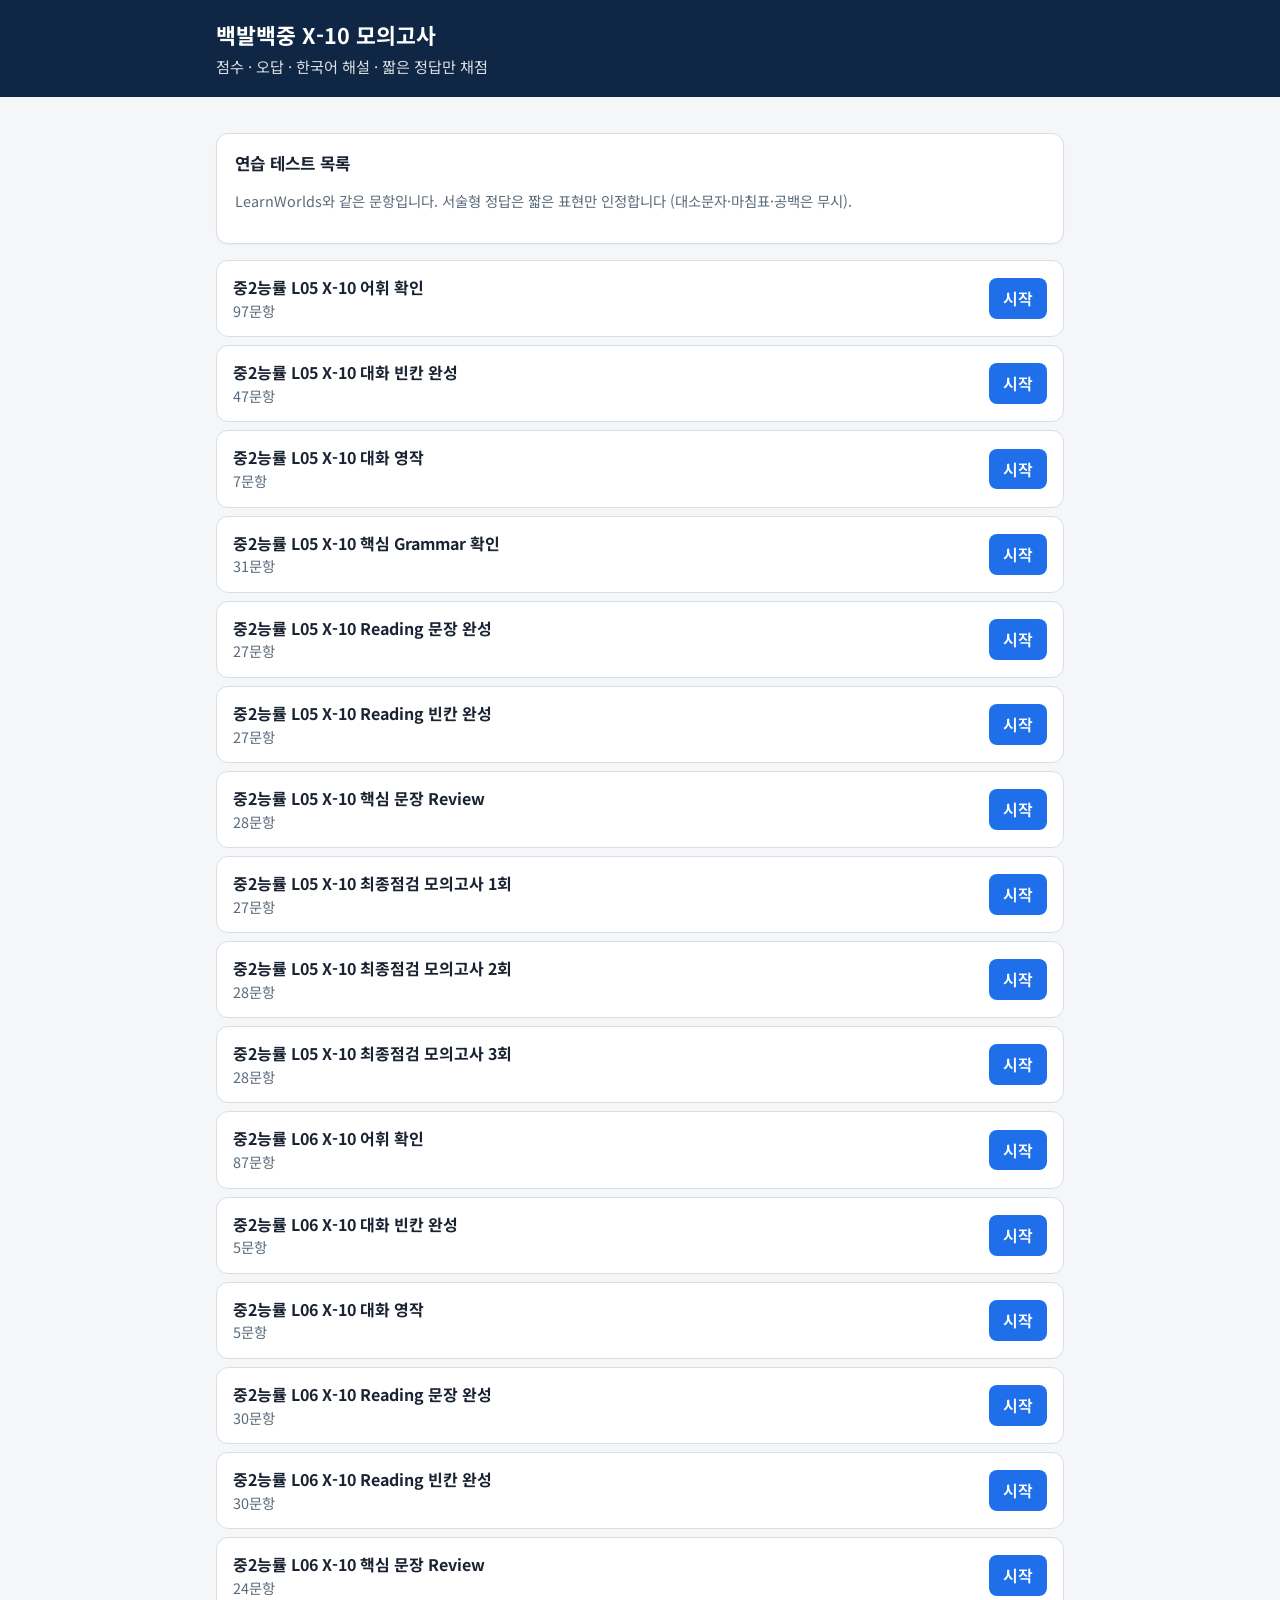
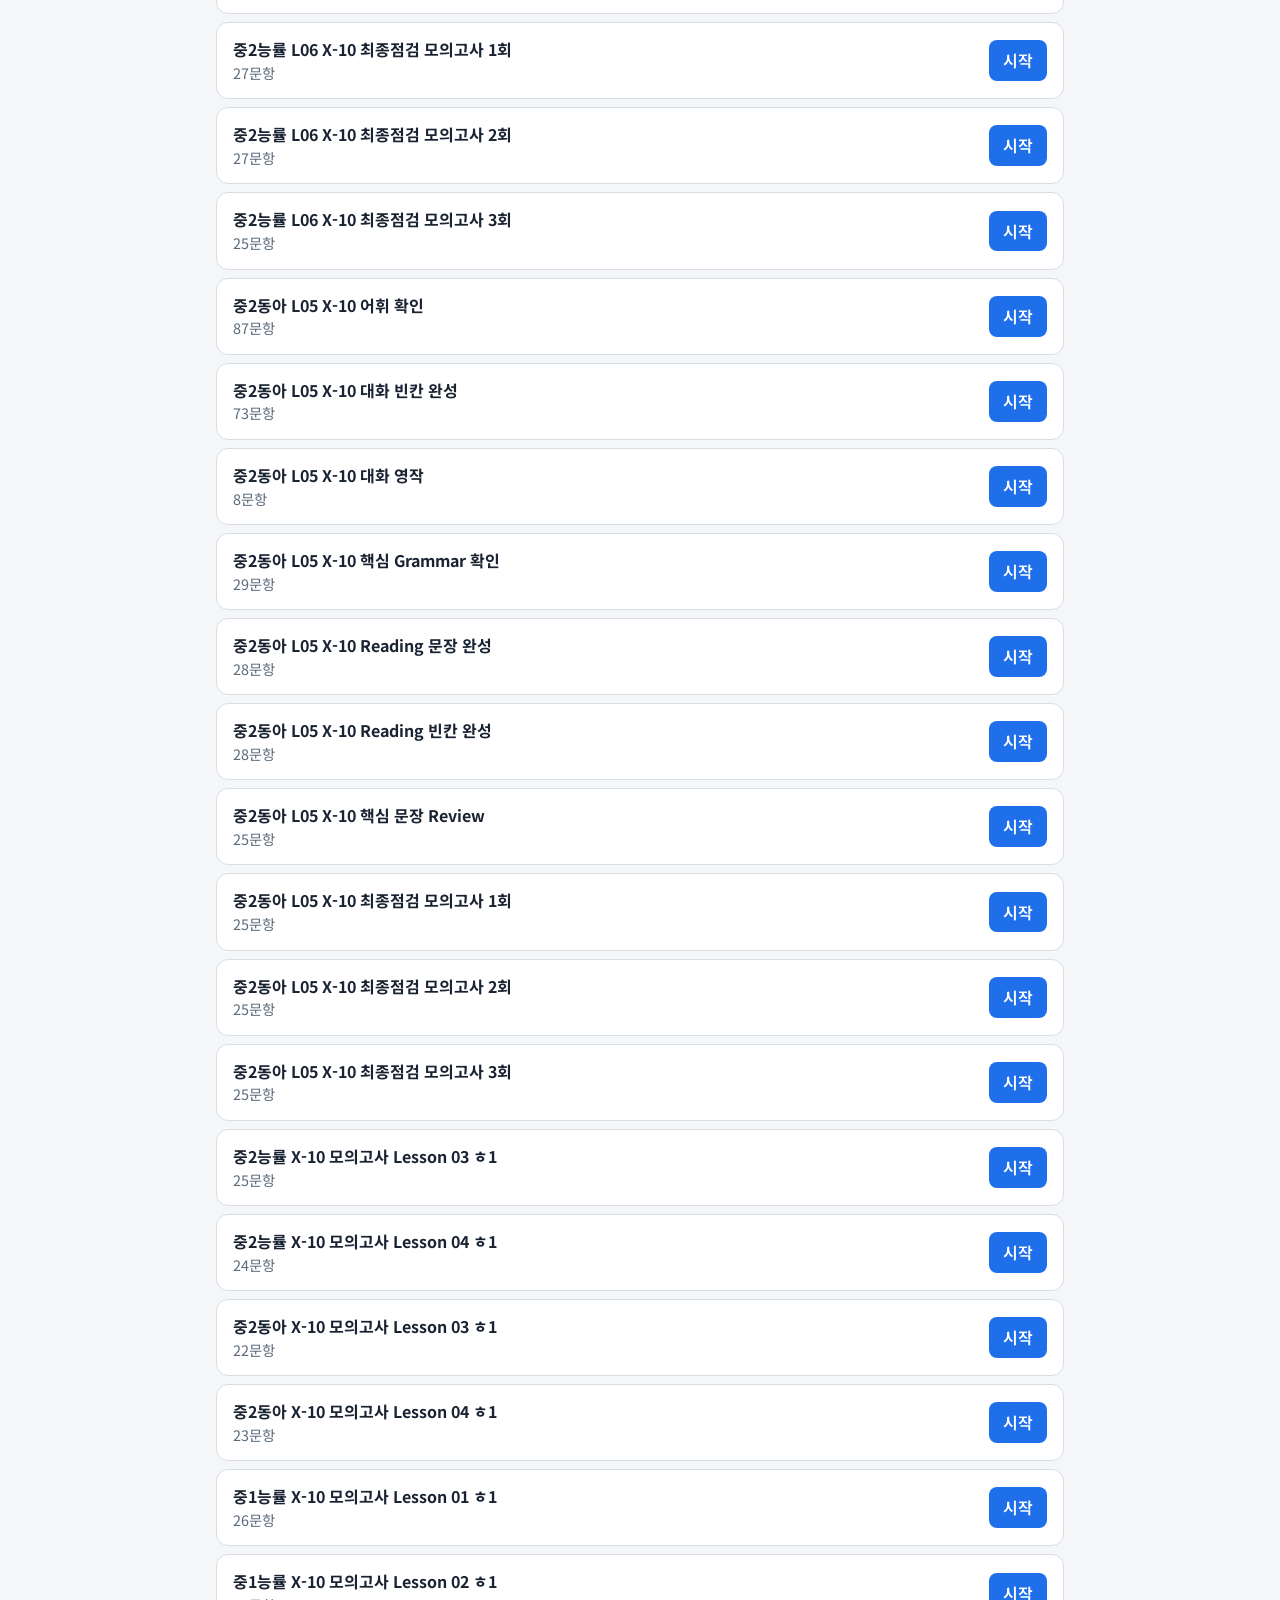
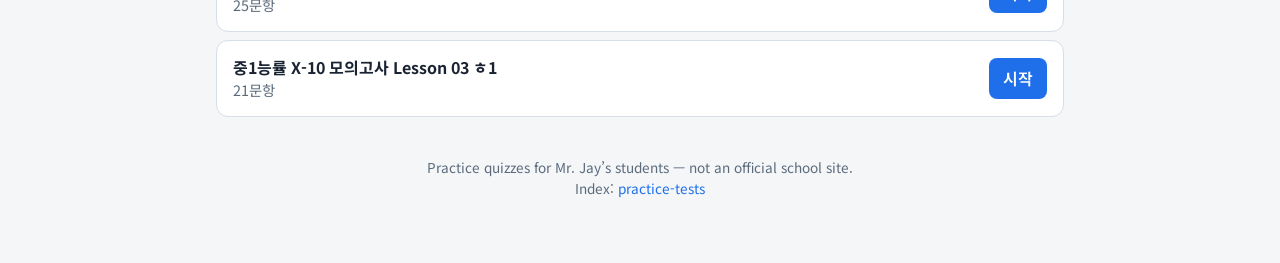
<file: index.html>
<!DOCTYPE html>
<html lang="ko">
<head>
  <meta charset="UTF-8" />
  <meta name="viewport" content="width=device-width, initial-scale=1" />
  <title>백발백중 X-10 모의고사</title>
  <link rel="preconnect" href="https://fonts.googleapis.com" />
  <link href="https://fonts.googleapis.com/css2?family=Noto+Sans+KR:wght@400;600;700&display=swap" rel="stylesheet" />
  <link rel="stylesheet" href="css/style.css" />
</head>
<body>
  <header class="app">
    <div class="wrap">
      <h1>백발백중 X-10 모의고사</h1>
      <p>점수 · 오답 · 한국어 해설 · 짧은 정답만 채점</p>
    </div>
  </header>
  <main class="wrap">
    <div class="card">
      <h2>연습 테스트 목록</h2>
      <p class="meta">LearnWorlds와 같은 문항입니다. 서술형 정답은 짧은 표현만 인정합니다 (대소문자·마침표·공백은 무시).</p>
    </div>
    <ul class="test-list" id="list"></ul>
    <footer class="site">Practice quizzes for Mr. Jay’s students — not an official school site.<br/>
      Index: <a href="https://mrjkorea.github.io/practice-tests/">practice-tests</a>
    </footer>
  </main>
  <script>
    fetch('catalog.json').then(r => r.json()).then(cat => {
      const ul = document.getElementById('list');
      cat.tests.forEach(t => {
        const li = document.createElement('li');
        li.innerHTML = `<div><strong>${t.title}</strong><div class="meta">${t.questionCount}문항</div></div>`;
        const a = document.createElement('a');
        a.className = 'go';
        a.href = `quiz.html?id=${encodeURIComponent(t.id)}`;
        a.textContent = '시작';
        li.appendChild(a);
        ul.appendChild(li);
      });
    });
  </script>
</body>
</html>
</file>
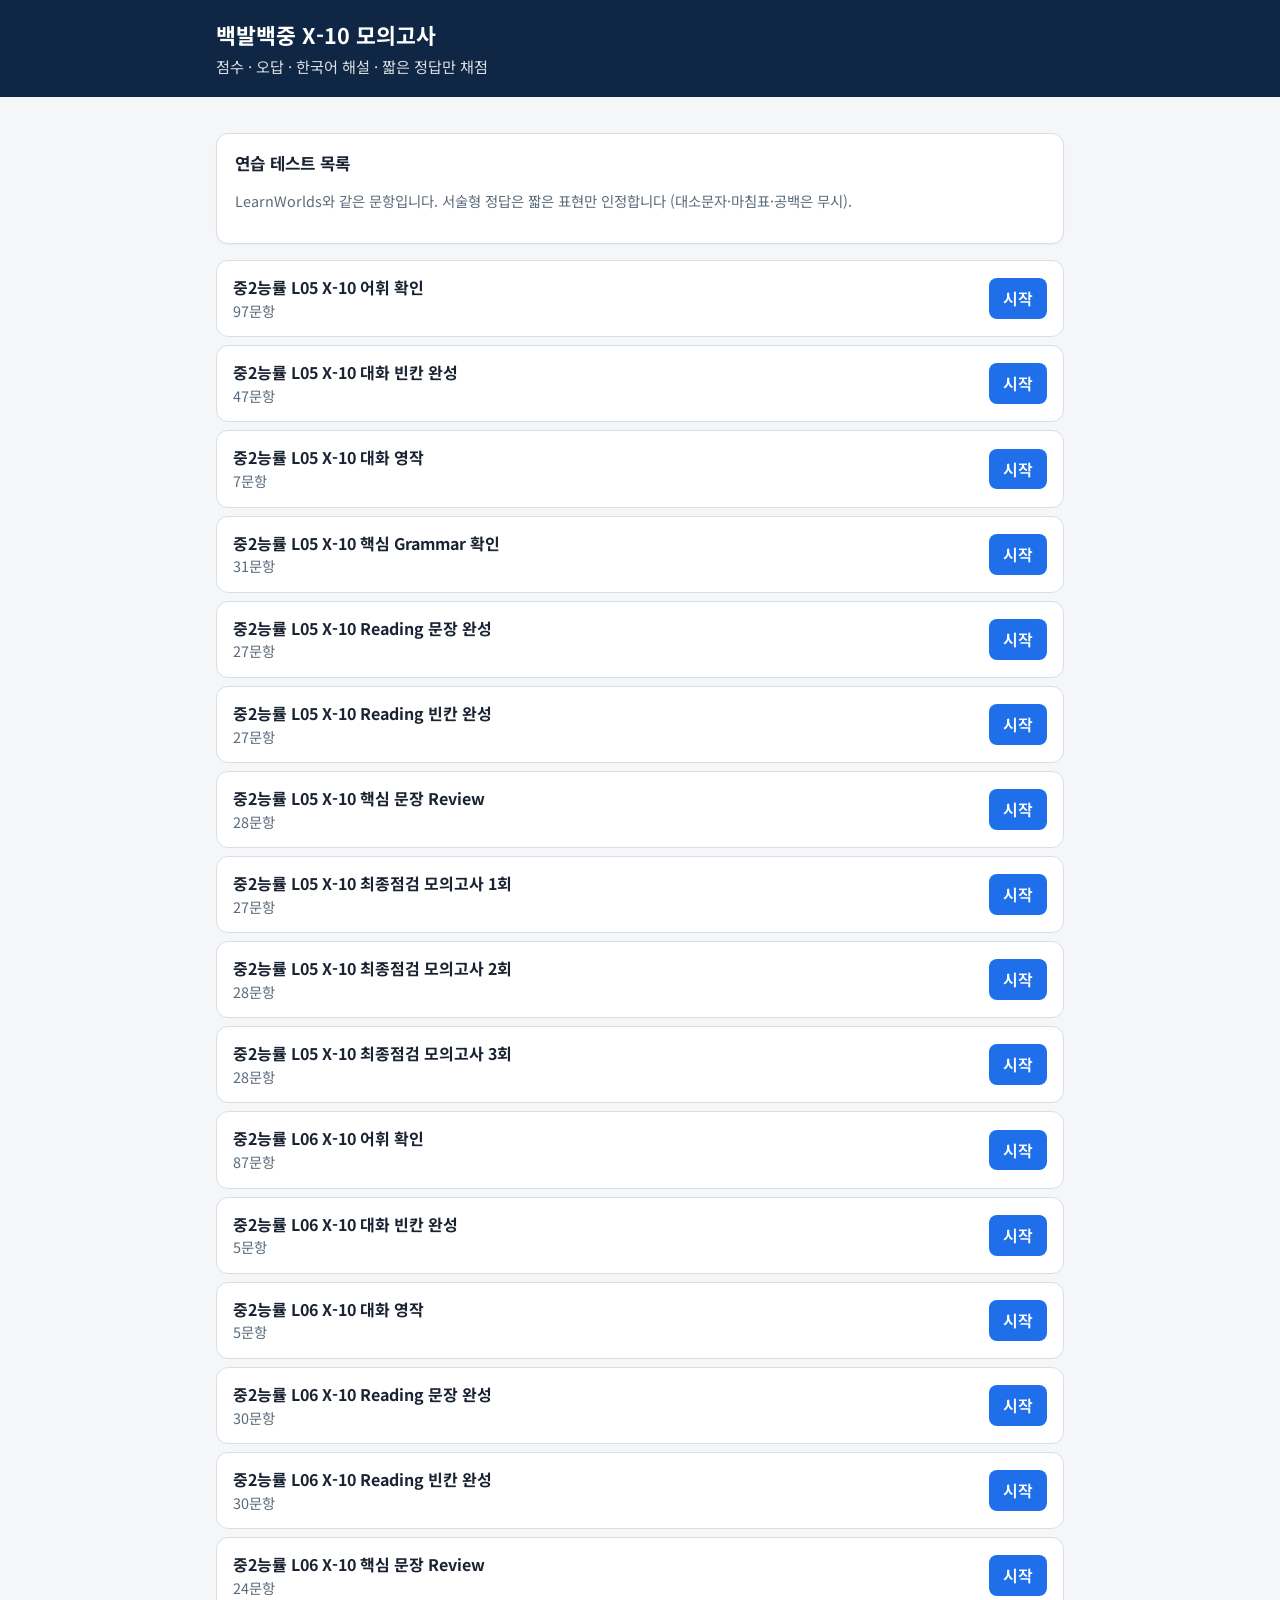
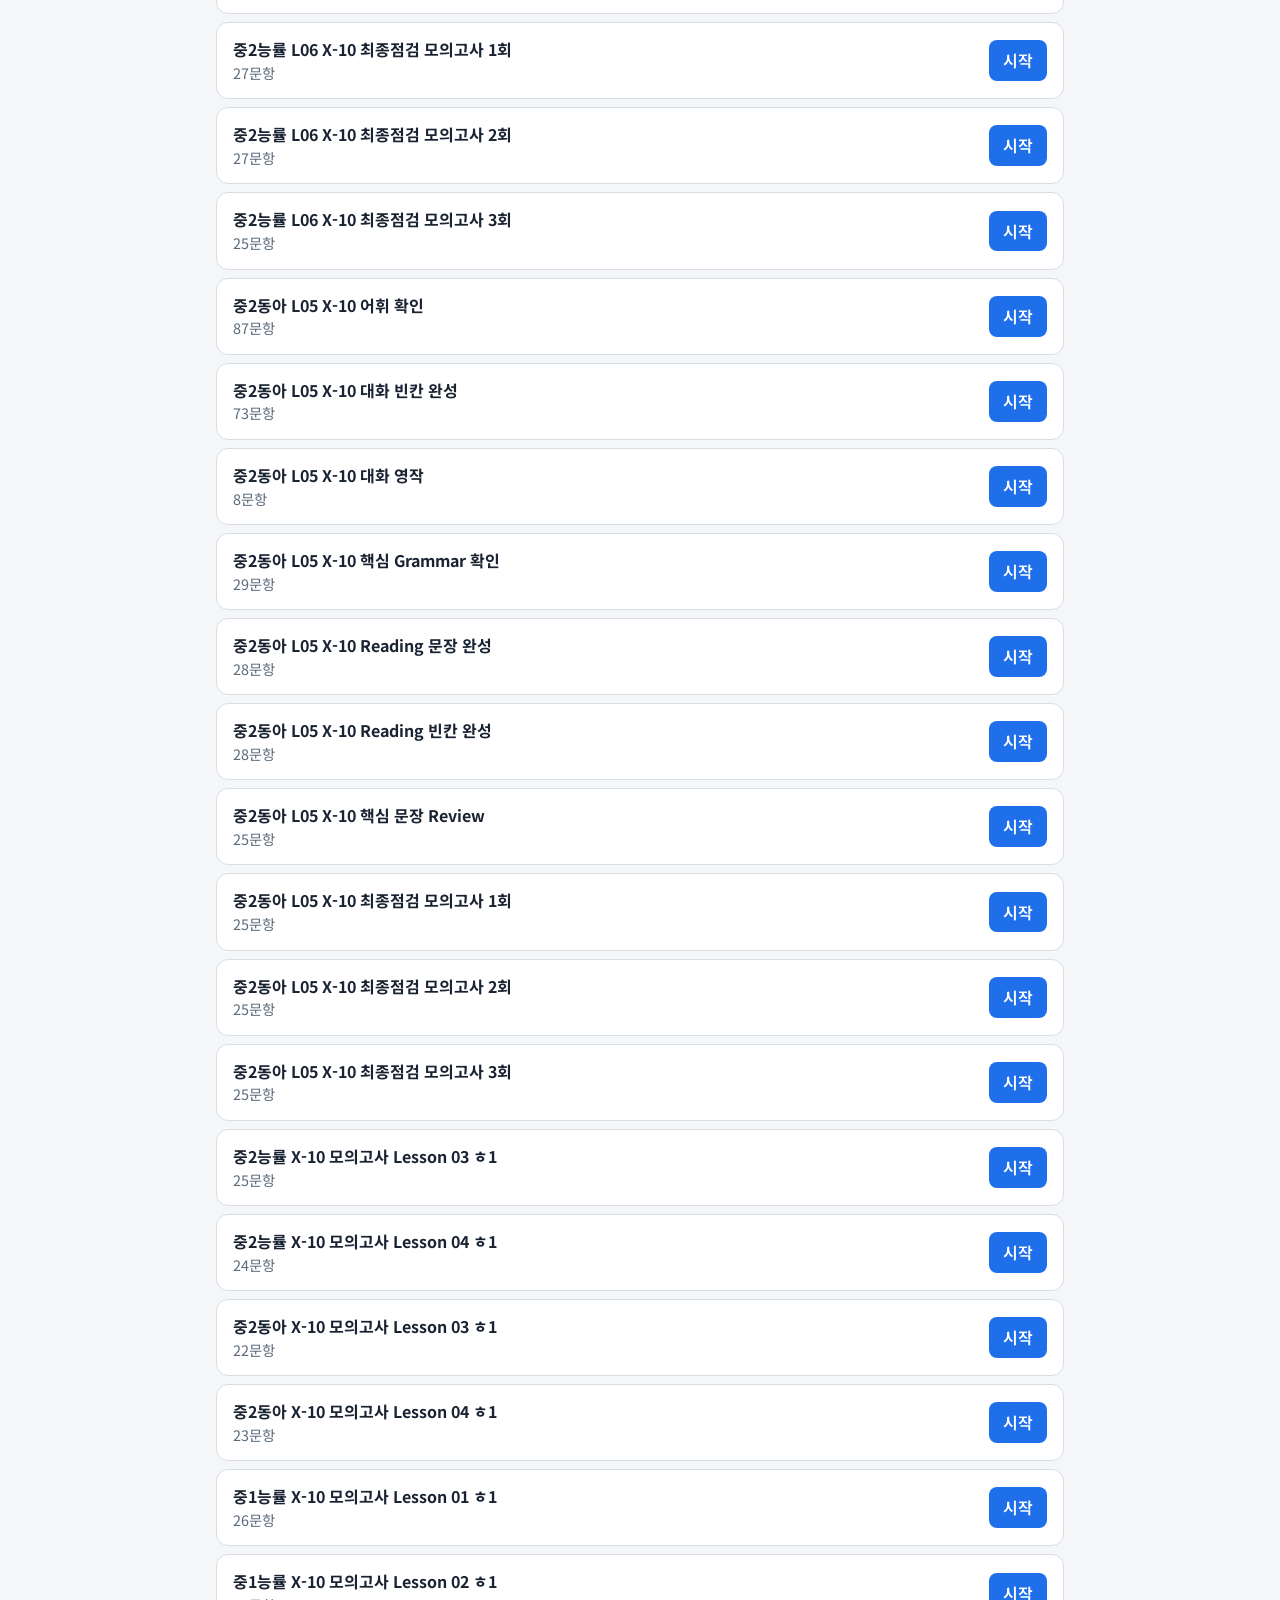
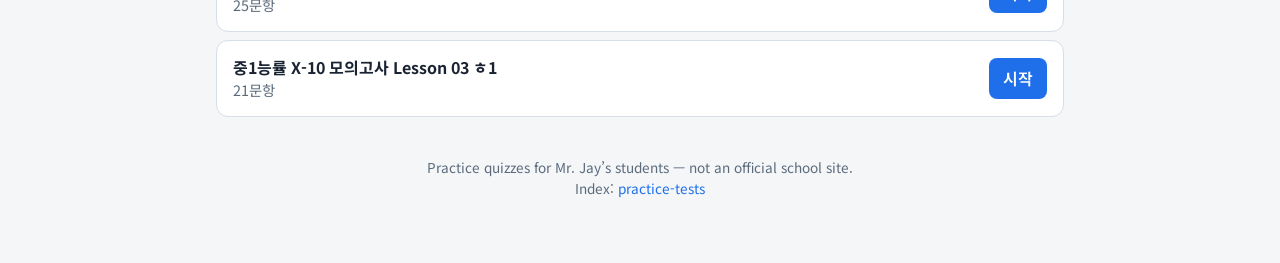
<file: quiz.html>
<!DOCTYPE html>
<html lang="ko">
<head>
  <meta charset="UTF-8" />
  <meta name="viewport" content="width=device-width, initial-scale=1" />
  <title>X-10 Quiz</title>
  <link href="https://fonts.googleapis.com/css2?family=Noto+Sans+KR:wght@400;600;700&display=swap" rel="stylesheet" />
  <link rel="stylesheet" href="css/style.css" />
</head>
<body>
  <header class="app">
    <div class="wrap">
      <p style="margin:0 0 6px"><a href="index.html" style="color:#9ecbff">← 목록</a></p>
      <h1 id="title">불러오는 중…</h1>
      <p id="sub" class="meta" style="color:#cde">제출 후 점수·오답·한국어 해설이 표시됩니다.</p>
    </div>
  </header>
  <main class="wrap">
    <form id="quiz"></form>
    <div class="actions" id="actions">
      <button type="button" class="primary" id="submit">제출하고 채점</button>
      <button type="button" class="ghost" id="reset">다시 풀기</button>
    </div>
    <section id="results" class="hidden"></section>
    <footer class="site">짧은 정답만 채점합니다. 문장 전체를 길게 쓸 필요 없습니다.</footer>
  </main>
  <script src="js/scoring.js"></script>
  <script src="js/quiz.js"></script>
</body>
</html>
</file>
<file: css/style.css>
:root {
  --bg: #f4f6f8;
  --card: #fff;
  --ink: #1a2332;
  --muted: #5b6b7c;
  --accent: #1f6feb;
  --ok: #1a7f37;
  --bad: #cf222e;
  --line: #d8dee6;
  --radius: 12px;
  font-family: "Noto Sans KR", system-ui, sans-serif;
}
* { box-sizing: border-box; }
body {
  margin: 0;
  background: var(--bg);
  color: var(--ink);
  line-height: 1.55;
}
a { color: var(--accent); text-decoration: none; }
a:hover { text-decoration: underline; }
.wrap { max-width: 880px; margin: 0 auto; padding: 24px 16px 64px; }
header.app {
  background: #0f2744;
  color: #fff;
  padding: 18px 16px;
}
header.app .wrap { padding-top: 0; padding-bottom: 0; }
header.app h1 { margin: 0 0 4px; font-size: 1.35rem; }
header.app p { margin: 0; opacity: .85; font-size: .95rem; }
.card {
  background: var(--card);
  border: 1px solid var(--line);
  border-radius: var(--radius);
  padding: 16px 18px;
  margin: 12px 0;
  box-shadow: 0 1px 2px rgba(16,24,40,.04);
}
.card h2 { margin: 0 0 6px; font-size: 1.05rem; }
.meta { color: var(--muted); font-size: .9rem; }
.test-list { list-style: none; padding: 0; margin: 16px 0; }
.test-list li {
  display: flex; justify-content: space-between; align-items: center;
  gap: 12px; padding: 14px 16px; margin: 8px 0;
  background: var(--card); border: 1px solid var(--line); border-radius: var(--radius);
}
.test-list .go {
  flex-shrink: 0;
  background: var(--accent); color: #fff; border: 0; border-radius: 8px;
  padding: 8px 14px; font-weight: 600; cursor: pointer;
}
.q { margin: 18px 0; padding-bottom: 14px; border-bottom: 1px solid var(--line); }
.q:last-child { border-bottom: 0; }
.q-num { font-weight: 700; color: var(--accent); margin-right: 6px; }
.q-stem { white-space: pre-wrap; margin: 8px 0 12px; }
.choices label {
  display: block; padding: 8px 10px; margin: 6px 0;
  border: 1px solid var(--line); border-radius: 8px; cursor: pointer;
  background: #fafbfc;
}
.choices label:has(input:checked) {
  border-color: var(--accent); background: #eef5ff;
}
.choices input { margin-right: 8px; }
input[type=text] {
  width: 100%; max-width: 520px; padding: 10px 12px;
  border: 1px solid var(--line); border-radius: 8px; font-size: 1rem;
}
.actions { display: flex; gap: 10px; flex-wrap: wrap; margin: 20px 0; }
button.primary {
  background: var(--accent); color: #fff; border: 0; border-radius: 10px;
  padding: 12px 18px; font-size: 1rem; font-weight: 700; cursor: pointer;
}
button.ghost {
  background: #fff; border: 1px solid var(--line); border-radius: 10px;
  padding: 12px 18px; cursor: pointer;
}
.score-banner {
  background: #0f2744; color: #fff; border-radius: var(--radius);
  padding: 20px; margin: 16px 0;
}
.score-banner .big { font-size: 2rem; font-weight: 800; }
.score-banner .sub { opacity: .9; margin-top: 4px; }
table.breakdown { width: 100%; border-collapse: collapse; font-size: .92rem; }
table.breakdown th, table.breakdown td {
  border-bottom: 1px solid var(--line); padding: 8px 6px; text-align: left;
}
.ok { color: var(--ok); font-weight: 700; }
.bad { color: var(--bad); font-weight: 700; }
.mistake {
  border-left: 4px solid var(--bad); padding: 10px 12px; margin: 10px 0;
  background: #fff5f5; border-radius: 0 8px 8px 0;
}
.explain { color: #334; margin-top: 6px; }
.explain summary { cursor: pointer; color: var(--accent); }
footer.site {
  margin-top: 40px; color: var(--muted); font-size: .85rem; text-align: center;
}
.hidden { display: none !important; }
</file>
